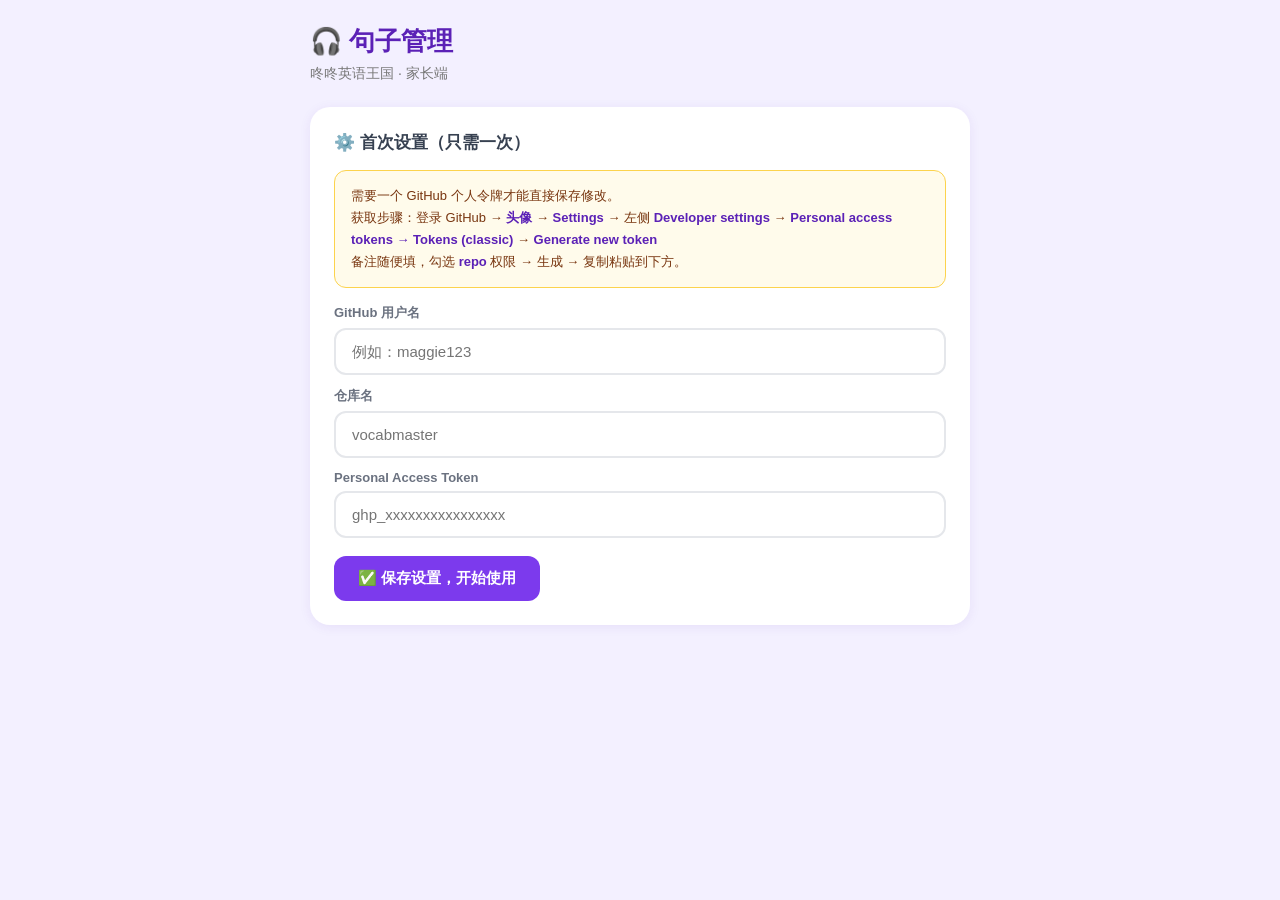
<file: admin.html>
<!DOCTYPE html>
<html lang="zh-CN">
<head>
  <meta charset="UTF-8">
  <meta name="viewport" content="width=device-width, initial-scale=1">
  <title>句子管理 — 咚咚英语王国</title>
  <style>
    *, *::before, *::after { box-sizing: border-box; margin: 0; padding: 0; }

    body {
      font-family: -apple-system, 'PingFang SC', 'Helvetica Neue', sans-serif;
      background: #f3f0ff;
      color: #1a1a2e;
      min-height: 100vh;
      padding: 24px 16px 48px;
    }

    .page { max-width: 660px; margin: 0 auto; }

    h1 {
      font-size: 26px;
      font-weight: 900;
      color: #5b21b6;
      margin-bottom: 6px;
    }
    .subtitle { color: #777; font-size: 14px; margin-bottom: 24px; }

    .card {
      background: #fff;
      border-radius: 20px;
      padding: 24px;
      margin-bottom: 20px;
      box-shadow: 0 2px 12px rgba(91,33,182,.08);
    }
    .card h2 {
      font-size: 17px;
      font-weight: 800;
      color: #374151;
      margin-bottom: 16px;
    }

    label {
      display: block;
      font-size: 13px;
      font-weight: 700;
      color: #6b7280;
      margin-bottom: 6px;
      margin-top: 12px;
    }
    label:first-child { margin-top: 0; }

    input[type=text], input[type=password] {
      width: 100%;
      padding: 13px 16px;
      border: 2px solid #e5e7eb;
      border-radius: 12px;
      font-size: 15px;
      font-family: inherit;
      color: #111;
      outline: none;
      transition: border-color .15s;
    }
    input:focus { border-color: #7c3aed; }

    .tip {
      background: #fffbeb;
      border: 1.5px solid #fcd34d;
      border-radius: 12px;
      padding: 14px 16px;
      font-size: 13px;
      color: #78350f;
      line-height: 1.7;
      margin-bottom: 16px;
    }
    .tip strong { color: #5b21b6; }
    .tip a { color: #7c3aed; }

    .btn {
      display: inline-flex;
      align-items: center;
      gap: 6px;
      padding: 13px 24px;
      border: none;
      border-radius: 12px;
      font-size: 15px;
      font-weight: 800;
      font-family: inherit;
      cursor: pointer;
      transition: opacity .15s, transform .1s;
    }
    .btn:active { transform: scale(.97); }
    .btn-primary  { background: #7c3aed; color: #fff; }
    .btn-primary:hover { background: #6d28d9; }
    .btn-save    { background: #059669; color: #fff; width: 100%; justify-content: center; font-size: 17px; padding: 16px; }
    .btn-save:hover { background: #047857; }
    .btn-ghost   { background: #f3f4f6; color: #374151; }
    .btn-ghost:hover { background: #e5e7eb; }
    .btn-del     { background: #fee2e2; color: #dc2626; padding: 7px 14px; font-size: 13px; border-radius: 8px; }
    .btn-del:hover { background: #fecaca; }

    .status {
      padding: 13px 18px;
      border-radius: 12px;
      font-weight: 700;
      font-size: 14px;
      margin-bottom: 16px;
      display: none;
    }
    .status.show { display: block; }
    .status.ok   { background: #d1fae5; color: #065f46; }
    .status.err  { background: #fee2e2; color: #991b1b; }
    .status.busy { background: #ede9fe; color: #5b21b6; }

    .add-row { display: flex; gap: 10px; align-items: flex-end; margin-top: 4px; }
    .add-row .fields { flex: 1; display: flex; flex-direction: column; gap: 8px; }
    .add-row input { margin: 0; }

    .sentence-list { margin-top: 8px; }
    .sentence-item {
      display: flex;
      align-items: flex-start;
      gap: 12px;
      padding: 13px 0;
      border-bottom: 1px solid #f3f4f6;
    }
    .sentence-item:last-child { border-bottom: none; }
    .sentence-body { flex: 1; min-width: 0; }
    .s-en { font-size: 16px; font-weight: 700; color: #111; line-height: 1.4; }
    .s-zh { font-size: 13px; color: #6b7280; margin-top: 3px; }

    .count-badge {
      display: inline-block;
      background: #ede9fe;
      color: #5b21b6;
      font-size: 13px;
      font-weight: 800;
      padding: 2px 10px;
      border-radius: 99px;
      margin-left: 8px;
    }

    .footer-row {
      display: flex;
      justify-content: space-between;
      align-items: center;
      margin-top: 8px;
    }
    .reset-link {
      background: none;
      border: none;
      color: #9ca3af;
      font-size: 13px;
      cursor: pointer;
      font-family: inherit;
      text-decoration: underline;
    }

    .empty-hint {
      text-align: center;
      color: #9ca3af;
      font-size: 15px;
      padding: 24px 0;
    }
  </style>
</head>
<body>
<div class="page">

  <h1>🎧 句子管理</h1>
  <p class="subtitle">咚咚英语王国 · 家长端</p>

  <!-- ── 初次设置 ── -->
  <div id="section-setup" class="card" style="display:none">
    <h2>⚙️ 首次设置（只需一次）</h2>

    <div class="tip">
      需要一个 GitHub 个人令牌才能直接保存修改。<br>
      获取步骤：登录 GitHub →
      <strong>头像</strong> → <strong>Settings</strong> →
      左侧 <strong>Developer settings</strong> →
      <strong>Personal access tokens → Tokens (classic)</strong> →
      <strong>Generate new token</strong><br>
      备注随便填，勾选 <strong>repo</strong> 权限 → 生成 → 复制粘贴到下方。
    </div>

    <label>GitHub 用户名</label>
    <input type="text" id="cfg-user" placeholder="例如：maggie123">

    <label>仓库名</label>
    <input type="text" id="cfg-repo" placeholder="vocabmaster">

    <label>Personal Access Token</label>
    <input type="password" id="cfg-token" placeholder="ghp_xxxxxxxxxxxxxxxx">

    <br><br>
    <button class="btn btn-primary" onclick="saveConfig()">✅ 保存设置，开始使用</button>
  </div>

  <!-- ── 主界面 ── -->
  <div id="section-main" style="display:none">

    <div id="status" class="status"></div>

    <!-- 添加句子 -->
    <div class="card">
      <h2>➕ 添加句子</h2>
      <div class="add-row">
        <div class="fields">
          <input type="text" id="new-en" placeholder="英文句子，例如：I love reading books.">
          <input type="text" id="new-zh" placeholder="中文意思（可选）例如：我喜欢读书。">
        </div>
        <button class="btn btn-primary" style="height:48px;margin-bottom:0" onclick="addSentence()">添加</button>
      </div>
    </div>

    <!-- 句子列表 -->
    <div class="card">
      <h2>
        📋 句子列表
        <span class="count-badge" id="count">0</span>
      </h2>
      <div class="sentence-list" id="sentence-list"></div>
    </div>

    <!-- 保存 -->
    <button class="btn btn-save" onclick="saveToGitHub()">💾 保存到 GitHub（孩子下次打开 App 即生效）</button>

    <div class="footer-row">
      <span style="color:#9ca3af;font-size:13px">修改后记得点保存 ↑</span>
      <button class="reset-link" onclick="resetConfig()">重置设置 / 更换账号</button>
    </div>

  </div>
</div>

<script>
'use strict';

let sentences = [];
let fileSha   = '';
const LS = localStorage;

/* ── 配置 ── */
function saveConfig() {
  const user  = document.getElementById('cfg-user').value.trim();
  const repo  = document.getElementById('cfg-repo').value.trim() || 'vocabmaster';
  const token = document.getElementById('cfg-token').value.trim();
  if (!user || !token) { alert('请填写用户名和 Token'); return; }
  LS.setItem('gh_user',  user);
  LS.setItem('gh_repo',  repo);
  LS.setItem('gh_token', token);
  showMain();
}

function resetConfig() {
  if (!confirm('清除设置？需要重新填写 Token。')) return;
  ['gh_user','gh_repo','gh_token'].forEach(k => LS.removeItem(k));
  location.reload();
}

function cfg() {
  return { user: LS.getItem('gh_user'), repo: LS.getItem('gh_repo') || 'vocabmaster', token: LS.getItem('gh_token') };
}

/* ── UI ── */
function showStatus(msg, type) {
  const el = document.getElementById('status');
  el.textContent = msg;
  el.className = `status show ${type}`;
  if (type === 'ok') setTimeout(() => el.className = 'status', 3000);
}

function renderList() {
  document.getElementById('count').textContent = sentences.length;
  const list = document.getElementById('sentence-list');
  if (!sentences.length) {
    list.innerHTML = '<p class="empty-hint">还没有句子，在上方添加吧 ✨</p>';
    return;
  }
  list.innerHTML = sentences.map((s, i) => `
    <div class="sentence-item">
      <div class="sentence-body">
        <div class="s-en">${esc(s.english)}</div>
        ${s.chinese ? `<div class="s-zh">${esc(s.chinese)}</div>` : ''}
      </div>
      <button class="btn btn-del" onclick="del(${i})">删除</button>
    </div>`).join('');
}

/* ── 操作 ── */
function addSentence() {
  const en = document.getElementById('new-en').value.trim();
  const zh = document.getElementById('new-zh').value.trim();
  if (!en) { alert('请输入英文句子'); return; }
  if (sentences.some(s => s.english.toLowerCase() === en.toLowerCase())) {
    alert('这句话已经在列表里了'); return;
  }
  sentences.push({ id: 'preset-' + Date.now(), english: en, chinese: zh });
  document.getElementById('new-en').value = '';
  document.getElementById('new-zh').value = '';
  renderList();
  document.getElementById('new-en').focus();
}

function del(i) {
  if (!confirm(`删除「${sentences[i].english}」？`)) return;
  sentences.splice(i, 1);
  renderList();
}

/* ── GitHub API ── */
async function loadFromGitHub() {
  showStatus('正在加载…', 'busy');
  const { user, repo, token } = cfg();
  try {
    const res  = await fetch(
      `https://api.github.com/repos/${user}/${repo}/contents/sentences.json`,
      { headers: { Authorization: `token ${token}`, Accept: 'application/vnd.github.v3+json' } }
    );
    if (!res.ok) {
      const e = await res.json();
      throw new Error(e.message || `HTTP ${res.status}`);
    }
    const data = await res.json();
    fileSha    = data.sha;
    // GitHub 返回的 content 是 base64，含换行符
    const raw  = data.content.replace(/\n/g, '');
    sentences  = JSON.parse(decodeURIComponent(escape(atob(raw))));
    renderList();
    showStatus(`加载成功，共 ${sentences.length} 句 ✓`, 'ok');
  } catch (e) {
    showStatus('❌ 加载失败：' + e.message + '  （请检查用户名 / 仓库名 / Token）', 'err');
  }
}

async function saveToGitHub() {
  showStatus('正在保存…', 'busy');
  const { user, repo, token } = cfg();
  const json    = JSON.stringify(sentences, null, 2);
  const encoded = btoa(unescape(encodeURIComponent(json)));
  try {
    const res = await fetch(
      `https://api.github.com/repos/${user}/${repo}/contents/sentences.json`,
      {
        method: 'PUT',
        headers: {
          Authorization: `token ${token}`,
          Accept: 'application/vnd.github.v3+json',
          'Content-Type': 'application/json',
        },
        body: JSON.stringify({ message: '更新句子库', content: encoded, sha: fileSha }),
      }
    );
    if (!res.ok) { const e = await res.json(); throw new Error(e.message); }
    const data = await res.json();
    fileSha = data.content.sha;
    showStatus('✅ 已保存！孩子下次打开 App 即可看到新句子。', 'ok');
  } catch (e) {
    showStatus('❌ 保存失败：' + e.message, 'err');
  }
}

/* ── 启动 ── */
function showMain() {
  document.getElementById('section-setup').style.display = 'none';
  document.getElementById('section-main').style.display  = 'block';
  loadFromGitHub();
}

window.addEventListener('load', () => {
  if (LS.getItem('gh_token') && LS.getItem('gh_user')) {
    showMain();
  } else {
    document.getElementById('section-setup').style.display = 'block';
    const savedRepo = LS.getItem('gh_repo');
    if (savedRepo) document.getElementById('cfg-repo').value = savedRepo;
  }
});

function esc(s) {
  return String(s)
    .replace(/&/g,'&amp;').replace(/</g,'&lt;')
    .replace(/>/g,'&gt;').replace(/"/g,'&quot;');
}
</script>
</body>
</html>
</file>
